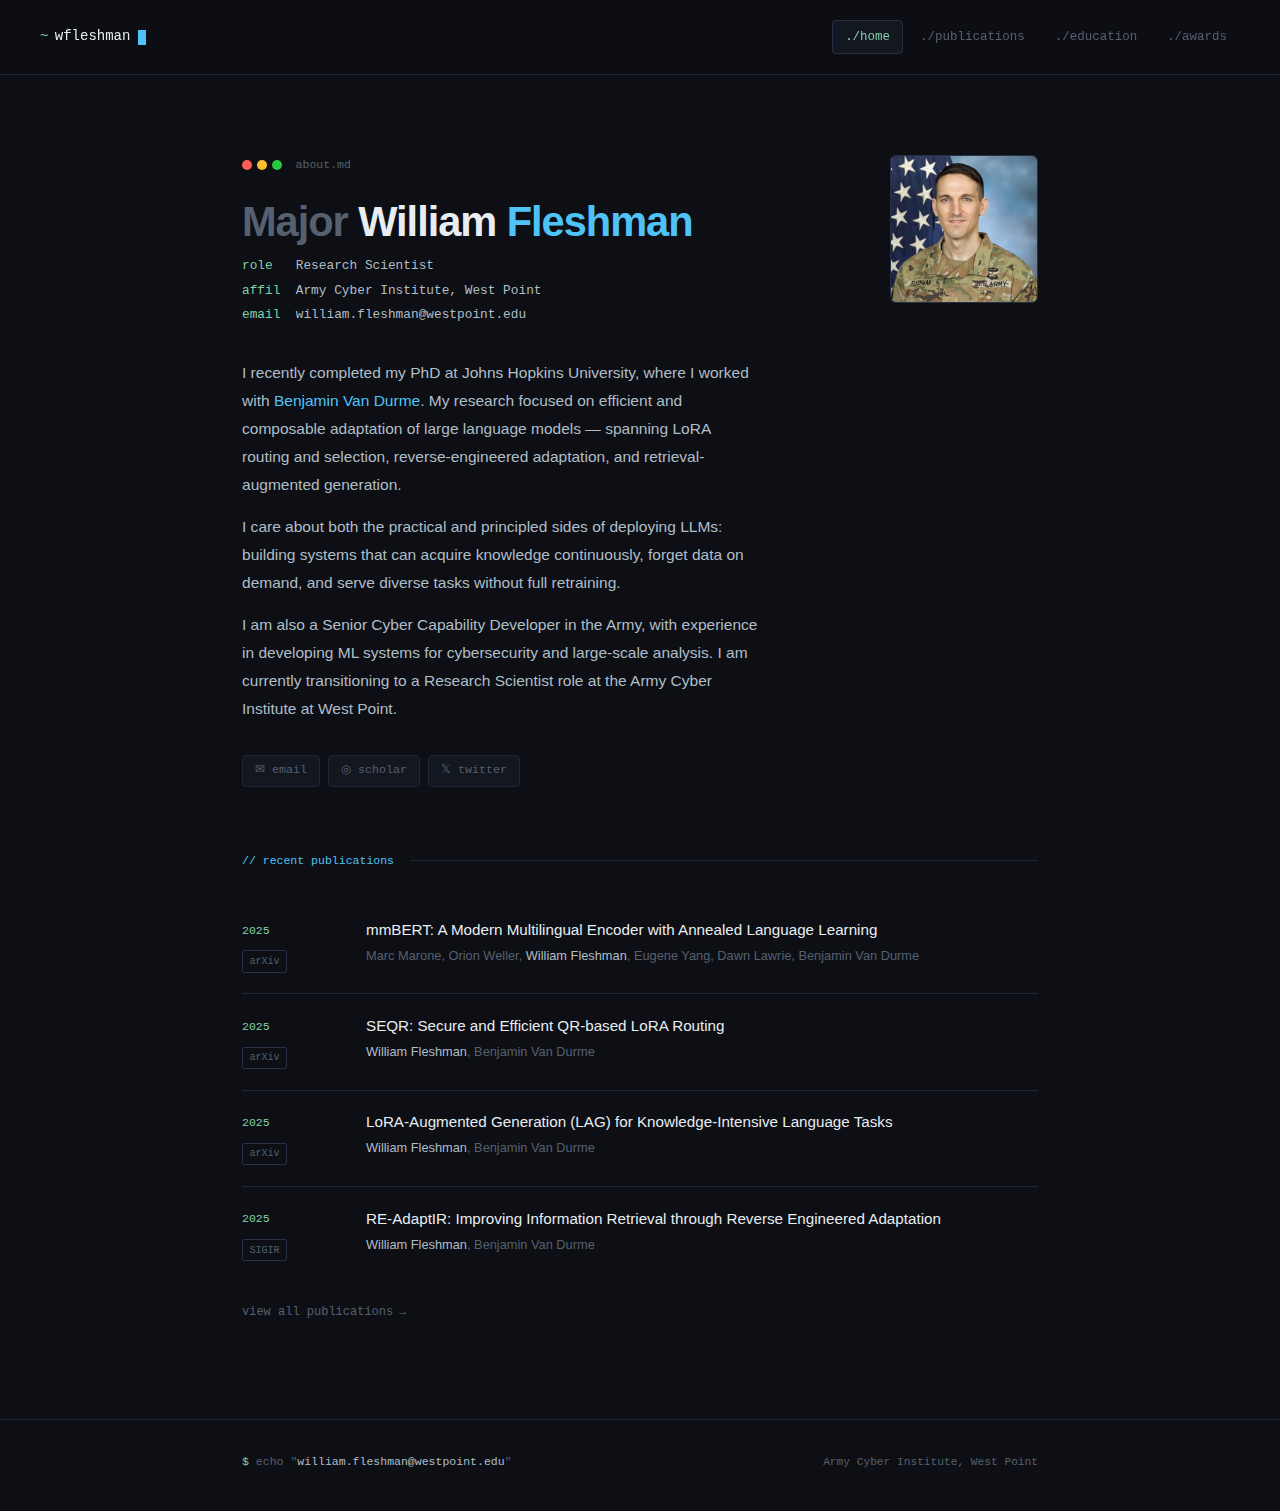
<file: index.html>
<!DOCTYPE html>
<html lang="en">
<head>
  <meta charset="UTF-8">
  <meta name="viewport" content="width=device-width, initial-scale=1.0">
  <title>William Fleshman</title>
  <meta name="description" content="William Fleshman — Research Scientist at the Army Cyber Institute at West Point, researching efficient adaptation of large language models.">
  <link rel="icon" type="image/svg+xml" href="favicon.svg">
  <link rel="stylesheet" href="style.css">
</head>
<body>

  <!-- ── Navigation ── -->
  <nav>
    <a href="/" class="nav-brand">
      <span class="prompt">~</span>
      <span>wfleshman</span>
      <span class="cursor"></span>
    </a>
    <div class="nav-links">
      <a href="/" class="active">./home</a>
      <a href="/publications">./publications</a>
      <a href="/education">./education</a>
      <a href="/awards">./awards</a>
    </div>
  </nav>

  <!-- ── Hero ── -->
  <div class="container">
    <div class="hero">
      <div class="hero-grid">

        <div class="hero-left">
          <div class="terminal-bar">
            <div class="dots">
              <span class="dot dot-red"></span>
              <span class="dot dot-yellow"></span>
              <span class="dot dot-green"></span>
            </div>
            <span class="filename">about.md</span>
          </div>

          <h1><span class="rank">Major</span> William <span class="hl">Fleshman</span></h1>

          <div class="hero-meta">
            <span class="kw">role</span>&nbsp;&nbsp;&nbsp;<span class="val">Research Scientist</span><br>
            <span class="kw">affil</span>&nbsp;&nbsp;<span class="val">Army Cyber Institute, West Point</span><br>
            <span class="kw">email</span>&nbsp;&nbsp;<span class="val">william.fleshman@westpoint.edu</span>
          </div>

          <div class="hero-bio">
            <p>
              I recently completed my PhD at Johns Hopkins University, where I worked with
              <a href="https://www.cs.jhu.edu/~vandurme/">Benjamin Van Durme</a>.
              My research focused on efficient and composable adaptation of large language
              models — spanning LoRA routing and selection, reverse-engineered adaptation,
              and retrieval-augmented generation.
            </p>
            <p>
              I care about both the practical and principled sides of deploying LLMs:
              building systems that can acquire knowledge continuously, forget data on
              demand, and serve diverse tasks without full retraining.
            </p>
            <p>
              I am also a Senior Cyber Capability Developer in the Army, with experience in
              developing ML systems for cybersecurity and large-scale analysis. I am
              currently transitioning to a Research Scientist role at the Army Cyber
              Institute at West Point.
            </p>
          </div>

          <div class="links-row">
            <a href="mailto:william.fleshman@westpoint.edu" class="link-chip">✉ email</a>
            <a href="https://scholar.google.com/citations?hl=en&user=I_p1VXUAAAAJ" class="link-chip">◎ scholar</a>
            <a href="https://twitter.com/willcfleshman" class="link-chip">𝕏 twitter</a>
          </div>
        </div>

        <div class="hero-photo">
          <img src="images/will_fleshman.jpg" alt="William Fleshman">
        </div>

      </div>
    </div>

    <!-- ── Recent Publications ── -->
    <div class="section-divider">
      <span class="label">// recent publications</span>
      <div class="line"></div>
    </div>

    <div class="pub-list">

      <div class="pub-item">
        <div class="pub-meta">
          <span class="pub-year">2025</span>
          <span class="pub-venue">arXiv</span>
        </div>
        <div class="pub-body">
          <div class="pub-title">
            <a href="files/mmbert.pdf">mmBERT: A Modern Multilingual Encoder with Annealed Language Learning</a>
          </div>
          <div class="pub-authors">Marc Marone, Orion Weller, <strong>William Fleshman</strong>, Eugene Yang, Dawn Lawrie, Benjamin Van Durme</div>
        </div>
      </div>

      <div class="pub-item">
        <div class="pub-meta">
          <span class="pub-year">2025</span>
          <span class="pub-venue">arXiv</span>
        </div>
        <div class="pub-body">
          <div class="pub-title">
            <a href="files/SEQR.pdf">SEQR: Secure and Efficient QR-based LoRA Routing</a>
          </div>
          <div class="pub-authors"><strong>William Fleshman</strong>, Benjamin Van Durme</div>
        </div>
      </div>

      <div class="pub-item">
        <div class="pub-meta">
          <span class="pub-year">2025</span>
          <span class="pub-venue">arXiv</span>
        </div>
        <div class="pub-body">
          <div class="pub-title">
            <a href="files/lag.pdf">LoRA-Augmented Generation (LAG) for Knowledge-Intensive Language Tasks</a>
          </div>
          <div class="pub-authors"><strong>William Fleshman</strong>, Benjamin Van Durme</div>
        </div>
      </div>

      <div class="pub-item">
        <div class="pub-meta">
          <span class="pub-year">2025</span>
          <span class="pub-venue">SIGIR</span>
        </div>
        <div class="pub-body">
          <div class="pub-title">
            <a href="files/readaptir.pdf">RE-AdaptIR: Improving Information Retrieval through Reverse Engineered Adaptation</a>
          </div>
          <div class="pub-authors"><strong>William Fleshman</strong>, Benjamin Van Durme</div>
        </div>
      </div>

    </div>

    <a href="/publications" class="view-all">view all publications</a>

    <div style="height: 4rem;"></div>
  </div>

  <!-- ── Footer ── -->
  <footer>
    <div class="container">
      <div class="footer-inner">
        <span class="footer-cmd">
          <span class="prompt">$</span> echo "<span class="val">william.fleshman@westpoint.edu</span>"
        </span>
        <span class="footer-right">Army Cyber Institute, West Point</span>
      </div>
    </div>
  </footer>

</body>
</html>
</file>
<file: style.css>
/* ================================================================
   fleshman.dev — Terminal Dark
   ================================================================ */

*, *::before, *::after { box-sizing: border-box; margin: 0; padding: 0; }

:root {
  --bg:           #0d0f14;
  --surface:      #131720;
  --surface2:     #1a2030;
  --border:       #1e2535;
  --border-light: #263045;
  --text:         #b0bec8;
  --text-dim:     #556070;
  --text-bright:  #e8edf2;
  --accent:       #4fc3f7;
  --accent-green: #80cfa9;
  --accent-dim:   rgba(79, 195, 247, 0.08);

  --font-mono: "SFMono-Regular", "Fira Code", "Cascadia Code", Consolas, monospace;
  --font-sans: -apple-system, BlinkMacSystemFont, "Segoe UI", sans-serif;

  --max-w: 860px;
  --radius: 4px;
}

/* ── Base ── */
html { font-size: 16px; scroll-behavior: smooth; }

body {
  background: var(--bg);
  color: var(--text);
  font-family: var(--font-sans);
  line-height: 1.7;
  min-height: 100vh;
  -webkit-font-smoothing: antialiased;
}

a { color: var(--accent); text-decoration: none; }
a:hover { text-decoration: underline; }

/* ================================================================
   Navigation
   ================================================================ */
nav {
  padding: 1.25rem 2.5rem;
  border-bottom: 1px solid var(--border);
  display: flex;
  justify-content: space-between;
  align-items: center;
  position: sticky;
  top: 0;
  background: rgba(13, 15, 20, 0.96);
  backdrop-filter: blur(10px);
  -webkit-backdrop-filter: blur(10px);
  z-index: 100;
}

.nav-brand {
  display: flex;
  align-items: center;
  gap: 0.4rem;
  font-family: var(--font-mono);
  font-size: 0.875rem;
  color: var(--text-bright);
  text-decoration: none;
}
.nav-brand:hover { text-decoration: none; }
.nav-brand .prompt { color: var(--accent-green); }
.nav-brand .cursor {
  display: inline-block;
  width: 8px;
  height: 15px;
  background: var(--accent);
  vertical-align: middle;
  margin-left: 1px;
  animation: blink 1.1s step-end infinite;
}
@keyframes blink { 50% { opacity: 0; } }

.nav-links {
  display: flex;
  align-items: center;
  gap: 0.25rem;
}
.nav-links a {
  font-family: var(--font-mono);
  font-size: 0.78rem;
  color: var(--text-dim);
  padding: 0.35rem 0.75rem;
  border: 1px solid transparent;
  border-radius: var(--radius);
  transition: color 0.15s, border-color 0.15s, background 0.15s;
}
.nav-links a:hover,
.nav-links a.active {
  color: var(--accent);
  border-color: var(--border-light);
  background: var(--surface);
  text-decoration: none;
}
.nav-links a.active { color: var(--accent-green); }

/* ================================================================
   Layout
   ================================================================ */
.container {
  max-width: var(--max-w);
  margin: 0 auto;
  padding: 0 2rem;
}

/* ================================================================
   Section dividers
   ================================================================ */
.section-divider {
  display: flex;
  align-items: center;
  gap: 1rem;
  margin-bottom: 1.75rem;
}
.section-divider .label {
  font-family: var(--font-mono);
  font-size: 0.72rem;
  color: var(--accent);
  white-space: nowrap;
}
.section-divider .line {
  flex: 1;
  height: 1px;
  background: var(--border);
}

/* ================================================================
   Hero (index page)
   ================================================================ */
.hero {
  padding: 5rem 0 4rem;
}
.hero-grid {
  display: grid;
  grid-template-columns: 1fr 148px;
  gap: 3.5rem;
  align-items: start;
}

.terminal-bar {
  display: flex;
  align-items: center;
  gap: 0.6rem;
  font-family: var(--font-mono);
  font-size: 0.72rem;
  color: var(--text-dim);
  margin-bottom: 1.5rem;
}
.terminal-bar .dots {
  display: flex;
  gap: 5px;
}
.terminal-bar .dot {
  width: 10px;
  height: 10px;
  border-radius: 50%;
}
.dot-red   { background: #ff5f57; }
.dot-yellow { background: #febc2e; }
.dot-green { background: #28c840; }
.terminal-bar .filename { margin-left: 0.25rem; }

.hero h1 {
  font-size: 2.6rem;
  font-weight: 700;
  color: var(--text-bright);
  letter-spacing: -0.025em;
  line-height: 1.1;
  margin-bottom: 0.6rem;
}
.hero h1 .rank { color: var(--text-dim); }
.hero h1 .hl { color: var(--accent); }

.hero-meta {
  font-family: var(--font-mono);
  font-size: 0.8rem;
  color: var(--text-dim);
  margin-bottom: 2rem;
  line-height: 1.9;
}
.hero-meta .kw { color: var(--accent-green); }
.hero-meta .val { color: var(--text); }

.hero-bio p {
  font-size: 0.97rem;
  color: var(--text);
  line-height: 1.8;
  margin-bottom: 0.9rem;
  max-width: 520px;
}
.hero-bio p:last-child { margin-bottom: 0; }

.hero-photo {
  width: 148px;
  height: 148px;
  border-radius: 6px;
  overflow: hidden;
  border: 1px solid var(--border-light);
  background: var(--surface2);
  display: flex;
  align-items: center;
  justify-content: center;
  flex-shrink: 0;
}
.hero-photo img {
  width: 100%;
  height: 100%;
  object-fit: cover;
  display: block;
}
.hero-photo-placeholder {
  font-family: var(--font-mono);
  font-size: 0.65rem;
  color: var(--text-dim);
  text-align: center;
}

.links-row {
  display: flex;
  flex-wrap: wrap;
  gap: 0.5rem;
  margin-top: 2rem;
}
.link-chip {
  display: inline-flex;
  align-items: center;
  gap: 0.4rem;
  font-family: var(--font-mono);
  font-size: 0.73rem;
  color: var(--text-dim);
  padding: 0.3rem 0.75rem;
  border: 1px solid var(--border);
  border-radius: var(--radius);
  background: var(--surface);
  transition: color 0.15s, border-color 0.15s, background 0.15s;
}
.link-chip:hover {
  color: var(--accent);
  border-color: var(--accent);
  background: var(--accent-dim);
  text-decoration: none;
}

/* ================================================================
   Publication list
   ================================================================ */
.pub-list {
  display: flex;
  flex-direction: column;
}

.pub-item {
  display: grid;
  grid-template-columns: 100px 1fr;
  gap: 0 1.5rem;
  padding: 1.3rem 0;
  border-bottom: 1px solid var(--border);
}
.pub-item:last-child { border-bottom: none; }

.pub-meta { padding-top: 0.1rem; }
.pub-year {
  font-family: var(--font-mono);
  font-size: 0.72rem;
  color: var(--accent-green);
  display: block;
  margin-bottom: 0.3rem;
}
.pub-venue {
  display: inline-block;
  font-family: var(--font-mono);
  font-size: 0.63rem;
  color: var(--text-dim);
  border: 1px solid var(--border-light);
  padding: 0.1rem 0.4rem;
  border-radius: 2px;
  white-space: nowrap;
}

.pub-title {
  font-size: 0.95rem;
  color: var(--text-bright);
  line-height: 1.45;
  margin-bottom: 0.3rem;
}
.pub-title a {
  color: inherit;
  border-bottom: 1px solid transparent;
  transition: color 0.15s, border-color 0.15s;
}
.pub-title a:hover {
  color: var(--accent);
  border-bottom-color: var(--accent);
  text-decoration: none;
}
.pub-authors {
  font-size: 0.8rem;
  color: var(--text-dim);
  line-height: 1.5;
}
.pub-authors strong {
  color: var(--text);
  font-weight: 500;
}

/* ================================================================
   Award list
   ================================================================ */
.award-list { display: flex; flex-direction: column; }

.award-item {
  display: grid;
  grid-template-columns: 100px 1fr;
  gap: 0 1.5rem;
  padding: 1.3rem 0;
  border-bottom: 1px solid var(--border);
}
.award-item:last-child { border-bottom: none; }

.award-year {
  font-family: var(--font-mono);
  font-size: 0.72rem;
  color: var(--accent-green);
  padding-top: 0.15rem;
}
.award-title {
  font-size: 0.95rem;
  color: var(--text-bright);
  margin-bottom: 0.3rem;
  line-height: 1.4;
}
.award-org {
  display: inline-block;
  font-family: var(--font-mono);
  font-size: 0.63rem;
  color: var(--text-dim);
  border: 1px solid var(--border-light);
  padding: 0.1rem 0.4rem;
  border-radius: 2px;
  margin-bottom: 0.4rem;
}
.award-desc {
  font-size: 0.82rem;
  color: var(--text-dim);
  line-height: 1.6;
}

/* ================================================================
   Page header (used on publications / awards pages)
   ================================================================ */
.page-header {
  padding: 4rem 0 3rem;
}
.page-header h1 {
  font-size: 1.75rem;
  font-weight: 700;
  color: var(--text-bright);
  letter-spacing: -0.02em;
  margin-bottom: 0.5rem;
}
.page-header .subtitle {
  font-family: var(--font-mono);
  font-size: 0.78rem;
  color: var(--text-dim);
}
.page-header .subtitle .hl { color: var(--accent-green); }

/* ================================================================
   "View all" link
   ================================================================ */
.view-all {
  display: inline-flex;
  align-items: center;
  gap: 0.35rem;
  font-family: var(--font-mono);
  font-size: 0.75rem;
  color: var(--text-dim);
  margin-top: 1.25rem;
  transition: color 0.15s;
}
.view-all:hover {
  color: var(--accent);
  text-decoration: none;
}
.view-all::after { content: ' →'; }

/* ================================================================
   Education list
   ================================================================ */
.edu-list { display: flex; flex-direction: column; }

.edu-item {
  display: grid;
  grid-template-columns: 100px 1fr;
  gap: 0 1.5rem;
  padding: 1.4rem 0;
  border-bottom: 1px solid var(--border);
}
.edu-item:last-child { border-bottom: none; }

.edu-year {
  font-family: var(--font-mono);
  font-size: 0.72rem;
  color: var(--accent-green);
  padding-top: 0.15rem;
}

.edu-degree {
  font-size: 0.95rem;
  color: var(--text-bright);
  margin-bottom: 0.2rem;
}
.edu-institution {
  font-size: 0.85rem;
  color: var(--text);
  margin-bottom: 0.4rem;
}
.edu-meta {
  display: flex;
  flex-direction: column;
  gap: 0.2rem;
  margin-top: 0.1rem;
}
.edu-detail {
  font-family: var(--font-mono);
  font-size: 0.73rem;
  color: var(--text-dim);
}
.edu-detail .kw {
  color: var(--accent-green);
  margin-right: 0.5rem;
}
.edu-tag {
  display: inline-block;
  font-family: var(--font-mono);
  font-size: 0.63rem;
  padding: 0.1rem 0.45rem;
  border-radius: 2px;
  margin-top: 0.3rem;
  width: fit-content;
}
.edu-tag--active {
  color: var(--accent);
  background: var(--accent-dim);
  border: 1px solid rgba(79, 195, 247, 0.2);
}

/* ================================================================
   Footer
   ================================================================ */
footer {
  border-top: 1px solid var(--border);
  padding: 2rem 0 2.5rem;
  margin-top: 2rem;
}
.footer-inner {
  display: flex;
  justify-content: space-between;
  align-items: center;
  flex-wrap: wrap;
  gap: 0.75rem;
}
.footer-cmd {
  font-family: var(--font-mono);
  font-size: 0.72rem;
  color: var(--text-dim);
}
.footer-cmd .prompt { color: var(--accent-green); }
.footer-cmd .val { color: var(--text); }
.footer-right {
  font-family: var(--font-mono);
  font-size: 0.7rem;
  color: var(--text-dim);
}

/* ================================================================
   Responsive
   ================================================================ */
@media (max-width: 640px) {
  /* Nav wraps to two rows so links don't overflow on small phones */
  nav {
    padding: 1rem 1.25rem;
    flex-wrap: wrap;
    gap: 0.4rem 0;
  }
  .nav-links {
    width: 100%;
    gap: 0.15rem;
    flex-wrap: wrap;
  }
  .nav-links a {
    font-size: 0.72rem;
    padding: 0.35rem 0.5rem;
  }

  .container { padding: 0 1.25rem; }

  .hero { padding: 3rem 0 2.5rem; }
  .hero-grid {
    grid-template-columns: 1fr;
    gap: 2rem;
  }
  .hero-grid .hero-photo {
    order: -1;
    width: 100px;
    height: 100px;
    justify-self: center;
  }
  .hero h1 { font-size: 2rem; }

  /* Larger touch targets */
  .link-chip { padding: 0.5rem 0.875rem; }
  .view-all { padding: 0.5rem 0; margin-top: 0.75rem; }

  .pub-item,
  .award-item { grid-template-columns: 1fr; gap: 0.25rem; }
  .pub-meta,
  .award-year { display: flex; gap: 0.5rem; align-items: center; }

  .edu-item { grid-template-columns: 1fr; gap: 0.25rem; }
  .edu-year { display: inline-block; }

  .footer-inner { flex-direction: column; align-items: flex-start; }
}
</file>
